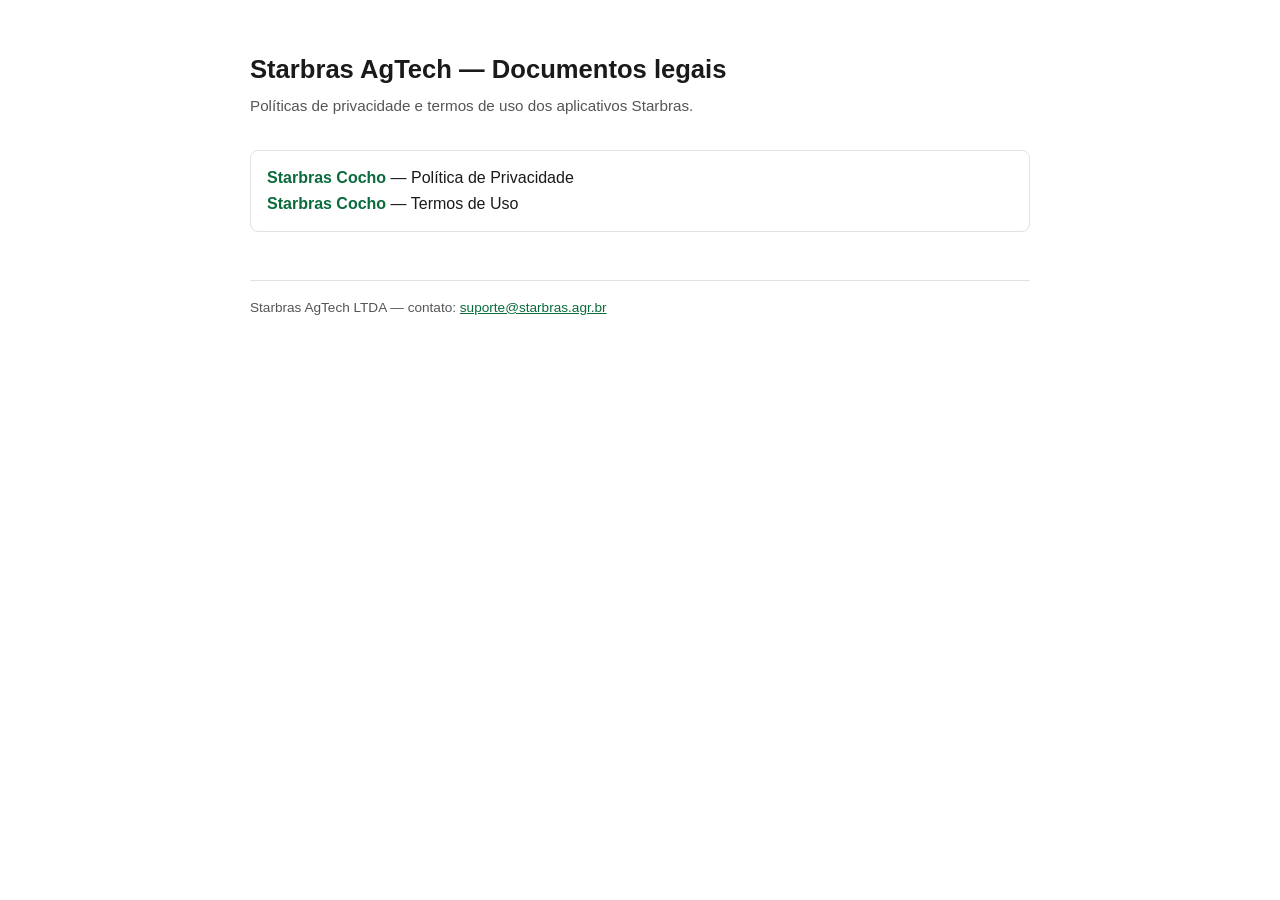
<file: index.html>
<!DOCTYPE html>
<html lang="pt-BR">
<head>
<meta charset="UTF-8">
<meta name="viewport" content="width=device-width, initial-scale=1.0">
<title>Starbras AgTech — Documentos legais</title>
<link rel="stylesheet" href="style.css">
</head>
<body>
  <h1>Starbras AgTech — Documentos legais</h1>
  <p class="subtitle">Políticas de privacidade e termos de uso dos aplicativos Starbras.</p>

  <ul class="app-list">
    <li>
      <a href="cocho/privacidade.html">Starbras Cocho</a> — Política de Privacidade
      <br>
      <a href="cocho/termos.html">Starbras Cocho</a> — Termos de Uso
    </li>
  </ul>

  <footer>
    Starbras AgTech LTDA — contato: <a href="mailto:suporte@starbras.agr.br">suporte@starbras.agr.br</a>
  </footer>
</body>
</html>
</file>
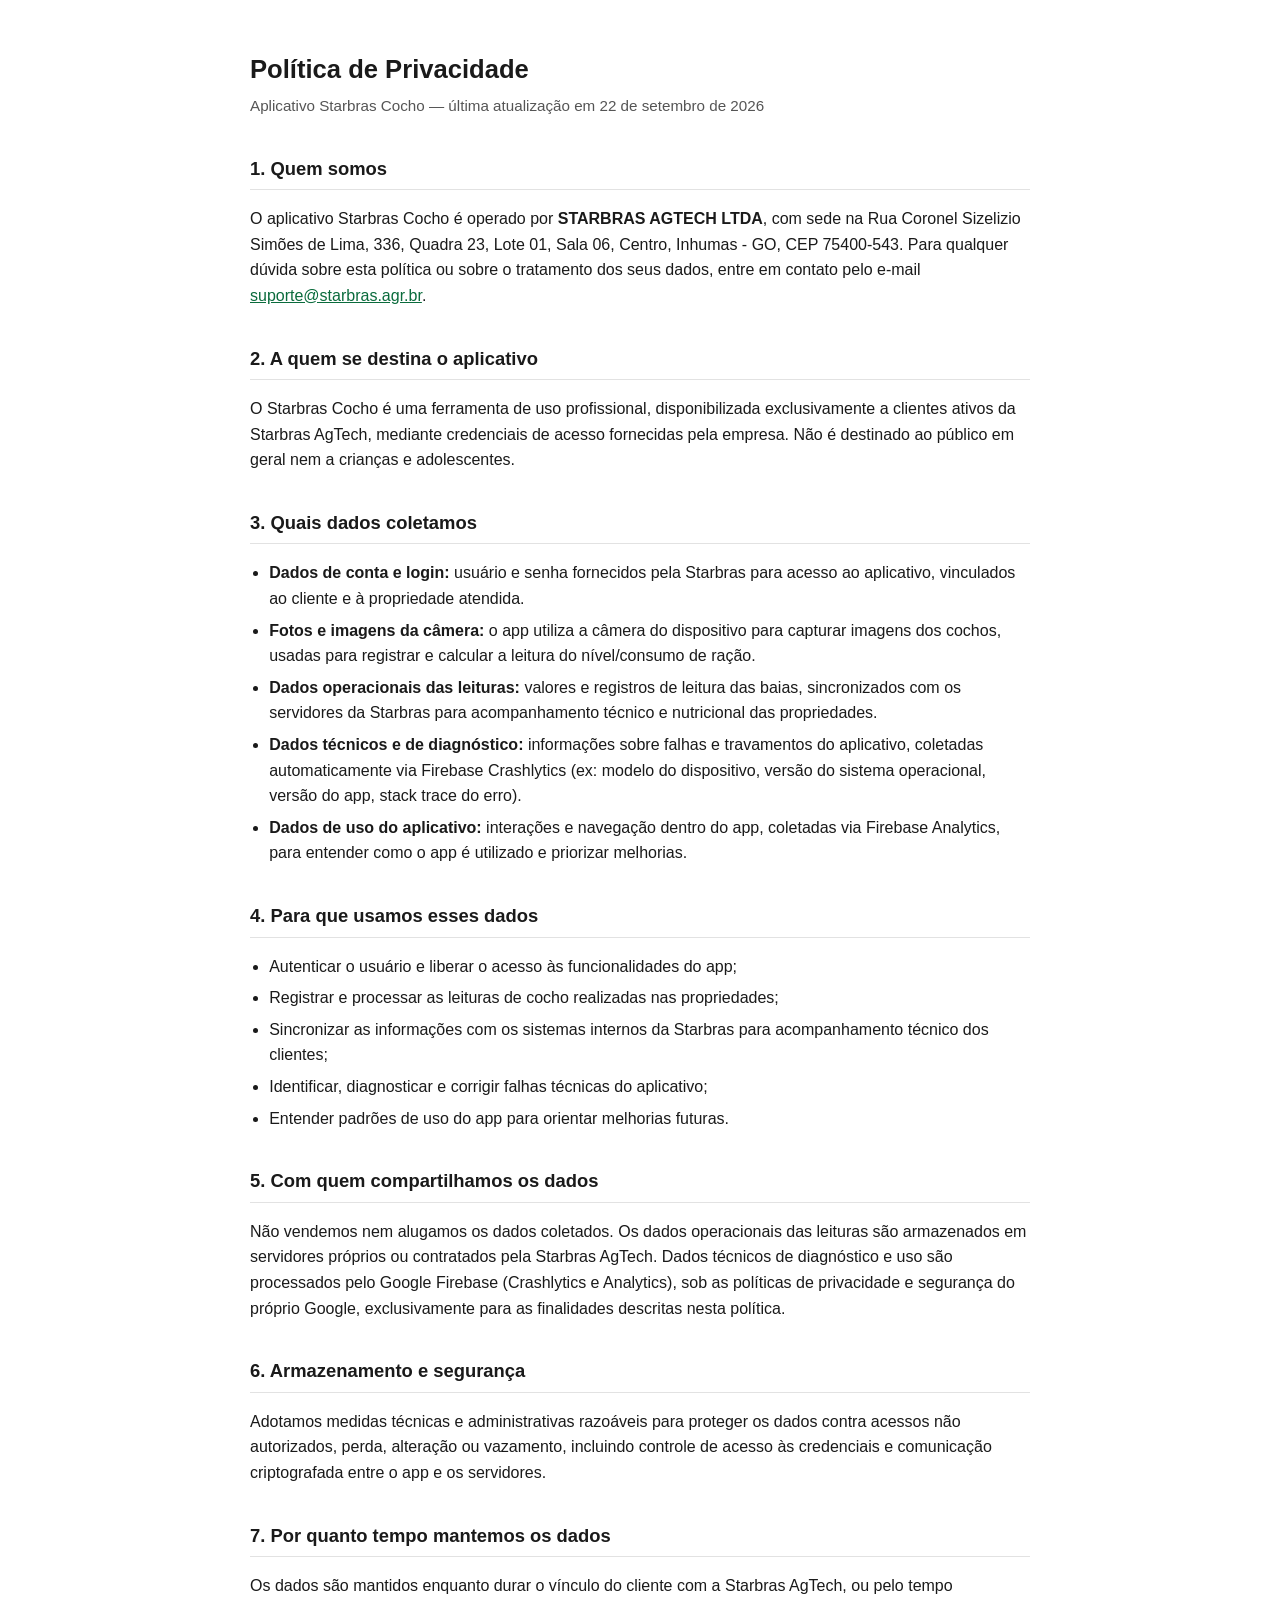
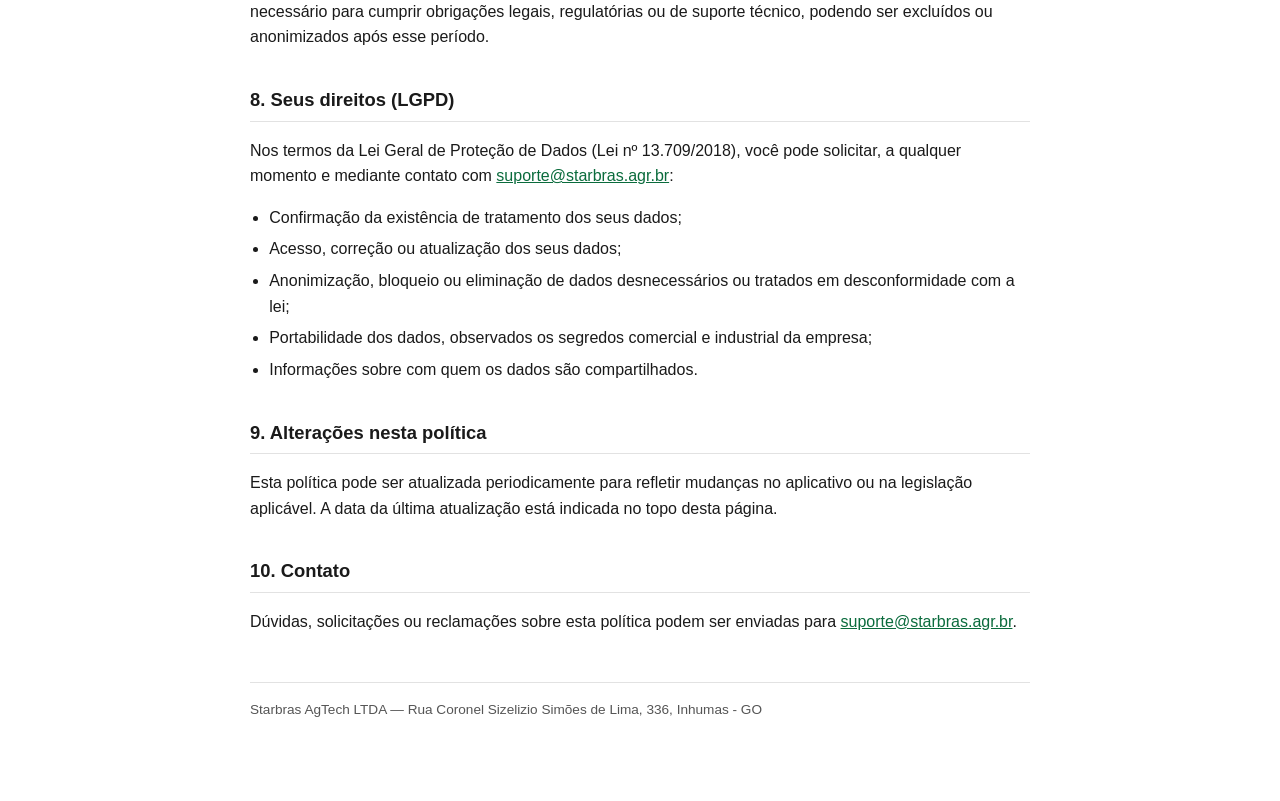
<file: cocho/privacidade.html>
<!DOCTYPE html>
<html lang="pt-BR">
<head>
<meta charset="UTF-8">
<meta name="viewport" content="width=device-width, initial-scale=1.0">
<title>Política de Privacidade — Starbras Cocho</title>
<link rel="stylesheet" href="../style.css">
</head>
<body>
  <h1>Política de Privacidade</h1>
  <p class="subtitle">Aplicativo Starbras Cocho — última atualização em 22 de setembro de 2026</p>

  <h2>1. Quem somos</h2>
  <p>
    O aplicativo Starbras Cocho é operado por <strong>STARBRAS AGTECH LTDA</strong>,
    com sede na Rua Coronel Sizelizio Simões de Lima, 336, Quadra 23, Lote 01, Sala 06,
    Centro, Inhumas - GO, CEP 75400-543. Para qualquer dúvida sobre esta política ou
    sobre o tratamento dos seus dados, entre em contato pelo e-mail
    <a href="mailto:suporte@starbras.agr.br">suporte@starbras.agr.br</a>.
  </p>

  <h2>2. A quem se destina o aplicativo</h2>
  <p>
    O Starbras Cocho é uma ferramenta de uso profissional, disponibilizada
    exclusivamente a clientes ativos da Starbras AgTech, mediante credenciais de
    acesso fornecidas pela empresa. Não é destinado ao público em geral nem a
    crianças e adolescentes.
  </p>

  <h2>3. Quais dados coletamos</h2>
  <ul>
    <li>
      <strong>Dados de conta e login:</strong> usuário e senha fornecidos pela
      Starbras para acesso ao aplicativo, vinculados ao cliente e à propriedade
      atendida.
    </li>
    <li>
      <strong>Fotos e imagens da câmera:</strong> o app utiliza a câmera do
      dispositivo para capturar imagens dos cochos, usadas para registrar e
      calcular a leitura do nível/consumo de ração.
    </li>
    <li>
      <strong>Dados operacionais das leituras:</strong> valores e registros de
      leitura das baias, sincronizados com os servidores da Starbras para
      acompanhamento técnico e nutricional das propriedades.
    </li>
    <li>
      <strong>Dados técnicos e de diagnóstico:</strong> informações sobre falhas
      e travamentos do aplicativo, coletadas automaticamente via Firebase
      Crashlytics (ex: modelo do dispositivo, versão do sistema operacional,
      versão do app, stack trace do erro).
    </li>
    <li>
      <strong>Dados de uso do aplicativo:</strong> interações e navegação dentro
      do app, coletadas via Firebase Analytics, para entender como o app é
      utilizado e priorizar melhorias.
    </li>
  </ul>

  <h2>4. Para que usamos esses dados</h2>
  <ul>
    <li>Autenticar o usuário e liberar o acesso às funcionalidades do app;</li>
    <li>Registrar e processar as leituras de cocho realizadas nas propriedades;</li>
    <li>Sincronizar as informações com os sistemas internos da Starbras para
      acompanhamento técnico dos clientes;</li>
    <li>Identificar, diagnosticar e corrigir falhas técnicas do aplicativo;</li>
    <li>Entender padrões de uso do app para orientar melhorias futuras.</li>
  </ul>

  <h2>5. Com quem compartilhamos os dados</h2>
  <p>
    Não vendemos nem alugamos os dados coletados. Os dados operacionais das
    leituras são armazenados em servidores próprios ou contratados pela
    Starbras AgTech. Dados técnicos de diagnóstico e uso são processados pelo
    Google Firebase (Crashlytics e Analytics), sob as políticas de privacidade
    e segurança do próprio Google, exclusivamente para as finalidades descritas
    nesta política.
  </p>

  <h2>6. Armazenamento e segurança</h2>
  <p>
    Adotamos medidas técnicas e administrativas razoáveis para proteger os
    dados contra acessos não autorizados, perda, alteração ou vazamento,
    incluindo controle de acesso às credenciais e comunicação criptografada
    entre o app e os servidores.
  </p>

  <h2>7. Por quanto tempo mantemos os dados</h2>
  <p>
    Os dados são mantidos enquanto durar o vínculo do cliente com a Starbras
    AgTech, ou pelo tempo necessário para cumprir obrigações legais,
    regulatórias ou de suporte técnico, podendo ser excluídos ou anonimizados
    após esse período.
  </p>

  <h2>8. Seus direitos (LGPD)</h2>
  <p>
    Nos termos da Lei Geral de Proteção de Dados (Lei nº 13.709/2018), você pode
    solicitar, a qualquer momento e mediante contato com
    <a href="mailto:suporte@starbras.agr.br">suporte@starbras.agr.br</a>:
  </p>
  <ul>
    <li>Confirmação da existência de tratamento dos seus dados;</li>
    <li>Acesso, correção ou atualização dos seus dados;</li>
    <li>Anonimização, bloqueio ou eliminação de dados desnecessários ou
      tratados em desconformidade com a lei;</li>
    <li>Portabilidade dos dados, observados os segredos comercial e
      industrial da empresa;</li>
    <li>Informações sobre com quem os dados são compartilhados.</li>
  </ul>

  <h2>9. Alterações nesta política</h2>
  <p>
    Esta política pode ser atualizada periodicamente para refletir mudanças no
    aplicativo ou na legislação aplicável. A data da última atualização está
    indicada no topo desta página.
  </p>

  <h2>10. Contato</h2>
  <p>
    Dúvidas, solicitações ou reclamações sobre esta política podem ser
    enviadas para <a href="mailto:suporte@starbras.agr.br">suporte@starbras.agr.br</a>.
  </p>

  <footer>
    Starbras AgTech LTDA — Rua Coronel Sizelizio Simões de Lima, 336, Inhumas - GO
  </footer>
</body>
</html>
</file>
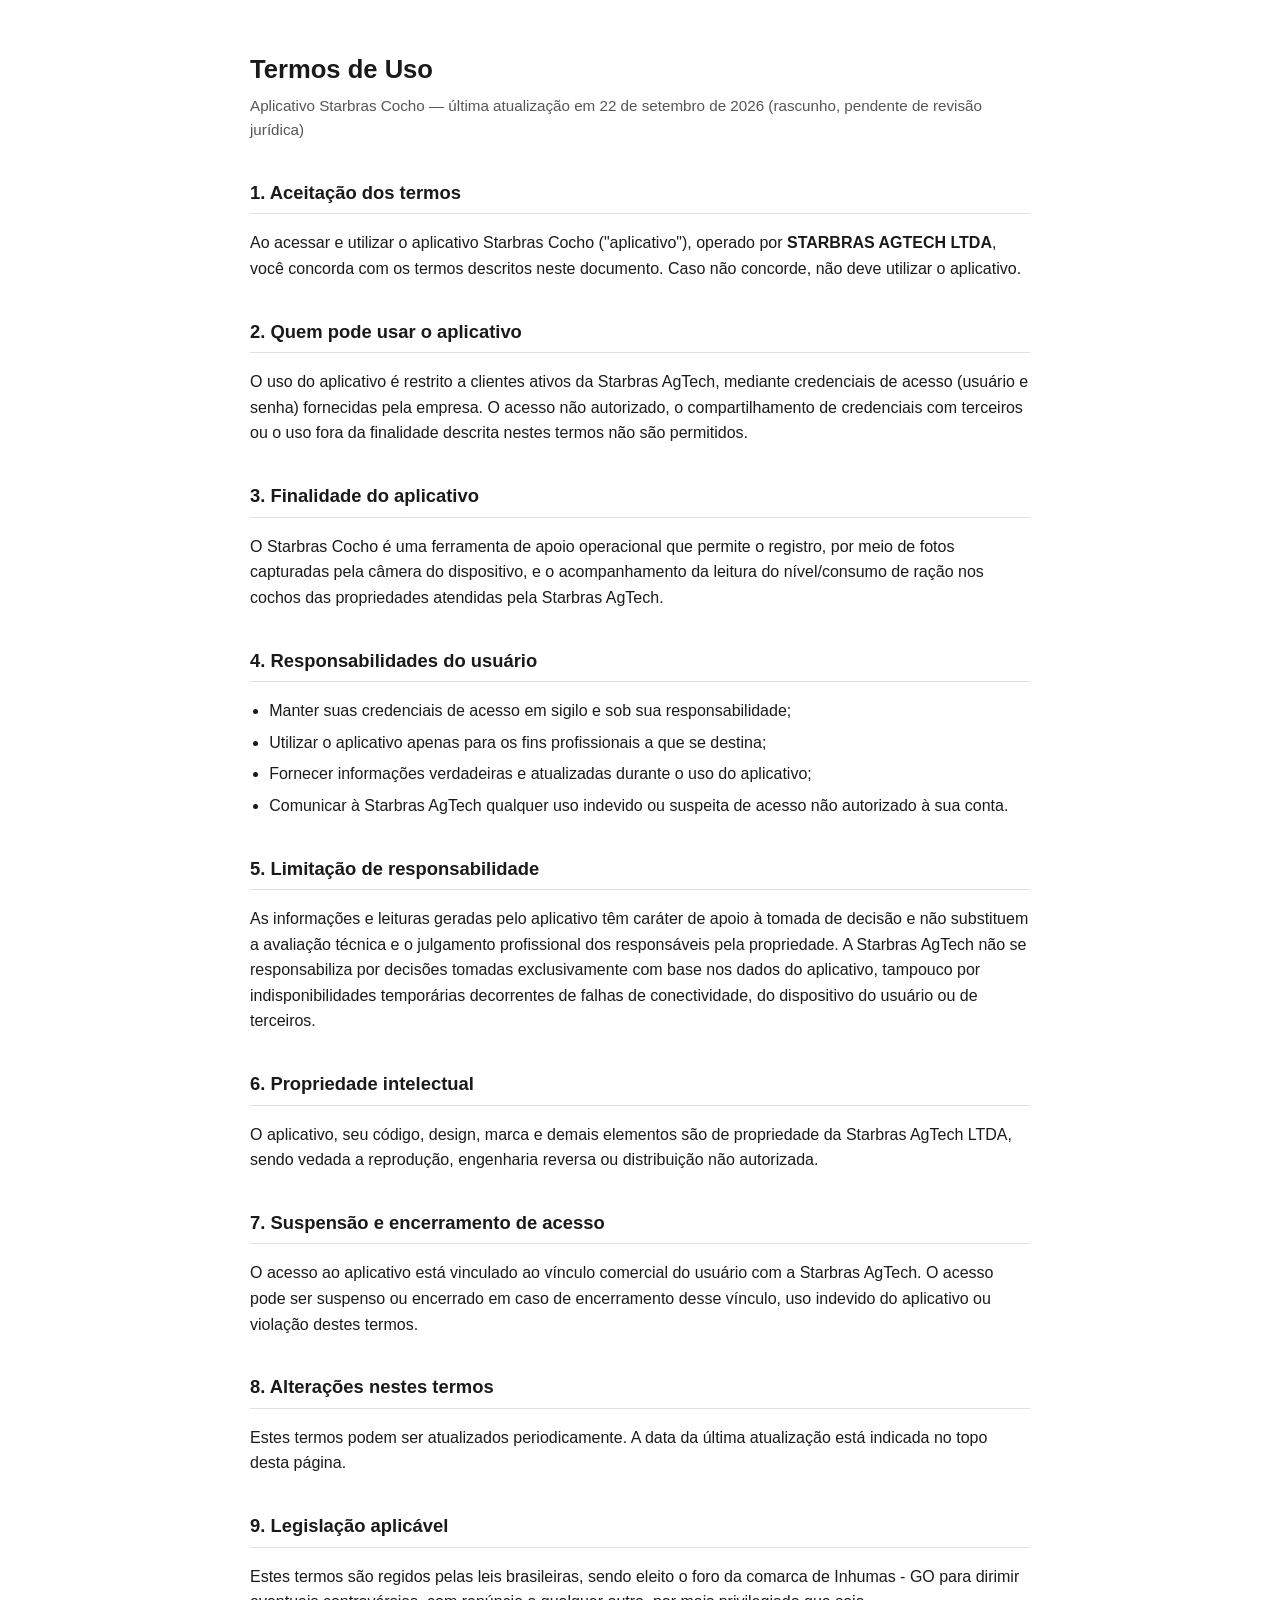
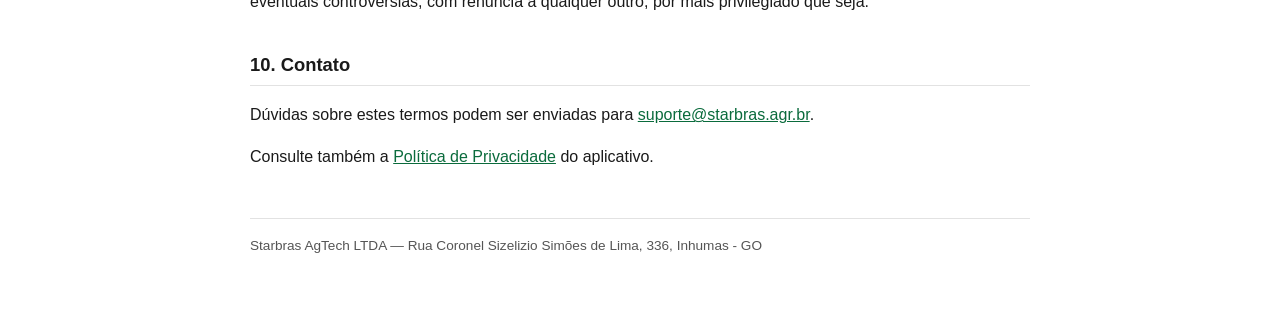
<file: cocho/termos.html>
<!DOCTYPE html>
<html lang="pt-BR">
<head>
<meta charset="UTF-8">
<meta name="viewport" content="width=device-width, initial-scale=1.0">
<title>Termos de Uso — Starbras Cocho</title>
<link rel="stylesheet" href="../style.css">
</head>
<body>
  <h1>Termos de Uso</h1>
  <p class="subtitle">Aplicativo Starbras Cocho — última atualização em 22 de setembro de 2026 (rascunho, pendente de revisão jurídica)</p>

  <h2>1. Aceitação dos termos</h2>
  <p>
    Ao acessar e utilizar o aplicativo Starbras Cocho ("aplicativo"), operado por
    <strong>STARBRAS AGTECH LTDA</strong>, você concorda com os termos descritos
    neste documento. Caso não concorde, não deve utilizar o aplicativo.
  </p>

  <h2>2. Quem pode usar o aplicativo</h2>
  <p>
    O uso do aplicativo é restrito a clientes ativos da Starbras AgTech,
    mediante credenciais de acesso (usuário e senha) fornecidas pela empresa.
    O acesso não autorizado, o compartilhamento de credenciais com terceiros
    ou o uso fora da finalidade descrita nestes termos não são permitidos.
  </p>

  <h2>3. Finalidade do aplicativo</h2>
  <p>
    O Starbras Cocho é uma ferramenta de apoio operacional que permite o
    registro, por meio de fotos capturadas pela câmera do dispositivo, e o
    acompanhamento da leitura do nível/consumo de ração nos cochos das
    propriedades atendidas pela Starbras AgTech.
  </p>

  <h2>4. Responsabilidades do usuário</h2>
  <ul>
    <li>Manter suas credenciais de acesso em sigilo e sob sua responsabilidade;</li>
    <li>Utilizar o aplicativo apenas para os fins profissionais a que se destina;</li>
    <li>Fornecer informações verdadeiras e atualizadas durante o uso do
      aplicativo;</li>
    <li>Comunicar à Starbras AgTech qualquer uso indevido ou suspeita de
      acesso não autorizado à sua conta.</li>
  </ul>

  <h2>5. Limitação de responsabilidade</h2>
  <p>
    As informações e leituras geradas pelo aplicativo têm caráter de apoio à
    tomada de decisão e não substituem a avaliação técnica e o julgamento
    profissional dos responsáveis pela propriedade. A Starbras AgTech não se
    responsabiliza por decisões tomadas exclusivamente com base nos dados do
    aplicativo, tampouco por indisponibilidades temporárias decorrentes de
    falhas de conectividade, do dispositivo do usuário ou de terceiros.
  </p>

  <h2>6. Propriedade intelectual</h2>
  <p>
    O aplicativo, seu código, design, marca e demais elementos são de
    propriedade da Starbras AgTech LTDA, sendo vedada a reprodução, engenharia
    reversa ou distribuição não autorizada.
  </p>

  <h2>7. Suspensão e encerramento de acesso</h2>
  <p>
    O acesso ao aplicativo está vinculado ao vínculo comercial do usuário com a
    Starbras AgTech. O acesso pode ser suspenso ou encerrado em caso de
    encerramento desse vínculo, uso indevido do aplicativo ou violação destes
    termos.
  </p>

  <h2>8. Alterações nestes termos</h2>
  <p>
    Estes termos podem ser atualizados periodicamente. A data da última
    atualização está indicada no topo desta página.
  </p>

  <h2>9. Legislação aplicável</h2>
  <p>
    Estes termos são regidos pelas leis brasileiras, sendo eleito o foro da
    comarca de Inhumas - GO para dirimir eventuais controvérsias, com renúncia
    a qualquer outro, por mais privilegiado que seja.
  </p>

  <h2>10. Contato</h2>
  <p>
    Dúvidas sobre estes termos podem ser enviadas para
    <a href="mailto:suporte@starbras.agr.br">suporte@starbras.agr.br</a>.
  </p>

  <p>
    Consulte também a <a href="privacidade.html">Política de Privacidade</a>
    do aplicativo.
  </p>

  <footer>
    Starbras AgTech LTDA — Rua Coronel Sizelizio Simões de Lima, 336, Inhumas - GO
  </footer>
</body>
</html>
</file>
<file: style.css>
:root {
  color-scheme: light dark;
  --bg: #ffffff;
  --fg: #1a1a1a;
  --muted: #555;
  --accent: #0a6b3c;
  --border: #e2e2e2;
}

@media (prefers-color-scheme: dark) {
  :root {
    --bg: #14161a;
    --fg: #ececec;
    --muted: #b0b0b0;
    --accent: #4fd18b;
    --border: #2c2f34;
  }
}

body {
  background: var(--bg);
  color: var(--fg);
  font-family: -apple-system, BlinkMacSystemFont, "Segoe UI", Roboto, Arial, sans-serif;
  line-height: 1.6;
  max-width: 780px;
  margin: 0 auto;
  padding: 32px 20px 80px;
}

h1 {
  font-size: 1.6rem;
  margin-bottom: 4px;
}

h2 {
  font-size: 1.15rem;
  margin-top: 2.2rem;
  border-bottom: 1px solid var(--border);
  padding-bottom: 6px;
}

.subtitle {
  color: var(--muted);
  margin-top: 0;
  margin-bottom: 2rem;
  font-size: 0.95rem;
}

a {
  color: var(--accent);
}

ul {
  padding-left: 1.2rem;
}

li {
  margin-bottom: 6px;
}

footer {
  margin-top: 3rem;
  padding-top: 1rem;
  border-top: 1px solid var(--border);
  color: var(--muted);
  font-size: 0.85rem;
}

.app-list {
  list-style: none;
  padding: 0;
}

.app-list li {
  border: 1px solid var(--border);
  border-radius: 8px;
  padding: 14px 16px;
  margin-bottom: 12px;
}

.app-list a {
  font-weight: 600;
  text-decoration: none;
}

.app-list a:hover {
  text-decoration: underline;
}
</file>
